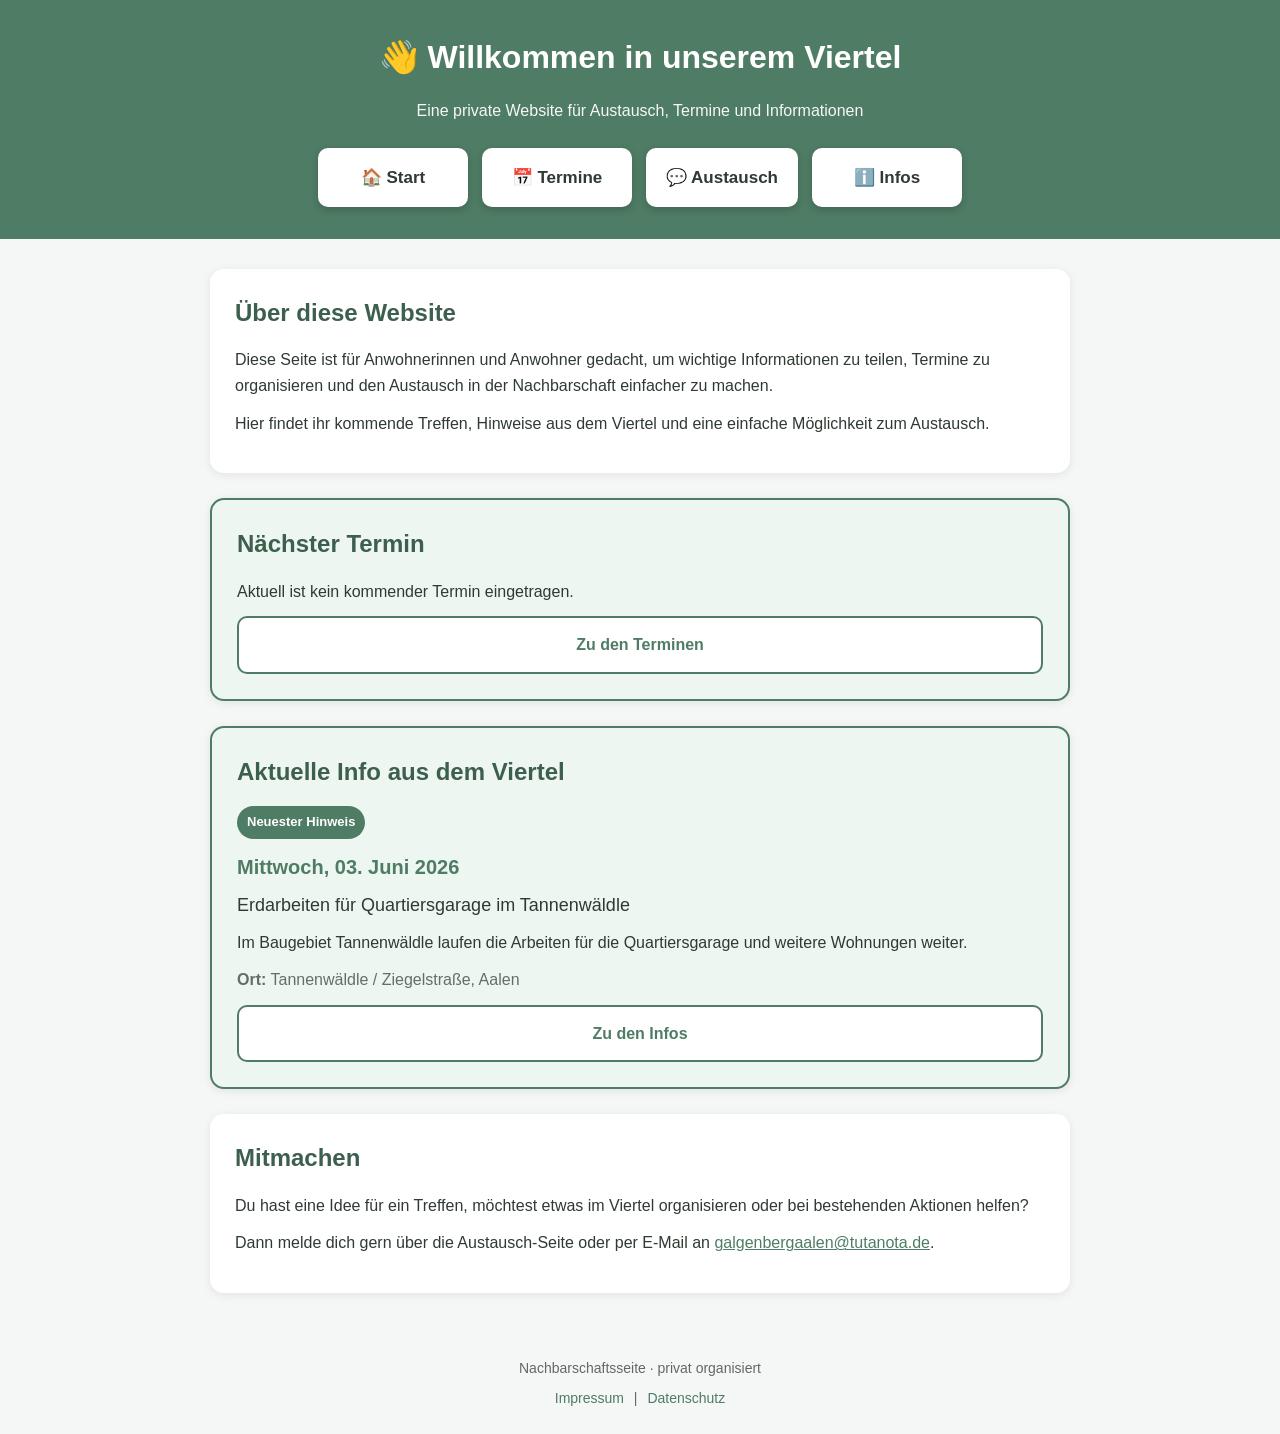
<file: index.html>
<!-- ==========================================
     index.html
     ========================================== -->

<!DOCTYPE html>
<html lang="de">
<head>
  <meta charset="UTF-8">
  <meta name="viewport" content="width=device-width, initial-scale=1.0">
  <meta name="robots" content="noindex, nofollow">
  <title>Nachbarschaft Galgenberg</title>
  <link rel="canonical" href="https://galgenbergaalen.github.io/Nachbarschaft/index.html">
  <link rel="stylesheet" href="styles.css">
</head>
<body>

  <header>
    <h1>👋 Willkommen in unserem Viertel</h1>
    <p>Eine private Website für Austausch, Termine und Informationen</p>

    <nav class="header-nav" aria-label="Hauptnavigation">
      <ul class="header-button-list">
        <li><a href="index.html" class="header-link-button">🏠 Start</a></li>
        <li><a href="events.html" class="header-link-button">📅 Termine</a></li>
        <li><a href="austausch.html" class="header-link-button">💬 Austausch</a></li>
        <li><a href="infos.html" class="header-link-button">ℹ️ Infos</a></li>
      </ul>
    </nav>
  </header>

  <main>

    <article class="box">
      <h2>Über diese Website</h2>
      <p>
        Diese Seite ist für Anwohnerinnen und Anwohner gedacht, um wichtige Informationen zu teilen,
        Termine zu organisieren und den Austausch in der Nachbarschaft einfacher zu machen.
      </p>
      <p>
        Hier findet ihr kommende Treffen, Hinweise aus dem Viertel und eine einfache Möglichkeit zum Austausch.
      </p>
    </article>

    <article class="box highlight-box" id="nextEventBox">
      <h2>Nächster Termin</h2>
      <div id="nextEventContent">
        <p>Wird geladen ...</p>
      </div>
      <a class="link-button" href="events.html">Zu den Terminen</a>
    </article>

    <article class="box highlight-box" id="latestInfoBox">
      <h2>Aktuelle Info aus dem Viertel</h2>
      <div id="latestInfoContent">
        <p>Wird geladen ...</p>
      </div>
      <a class="link-button" href="infos.html">Zu den Infos</a>
    </article>

    <article class="box">
      <h2>Mitmachen</h2>
      <p>
        Du hast eine Idee für ein Treffen, möchtest etwas im Viertel organisieren oder bei bestehenden Aktionen helfen?
      </p>
      <p>
        Dann melde dich gern über die Austausch-Seite oder per E-Mail an
        <span data-contact-email></span>.
      </p>
    </article>

  </main>

  <div id="site-footer"></div>

  <script src="events-data.js"></script>
  <script src="infos-data.js"></script>
  <script src="contact.js"></script>
  <script src="footer-include.js"></script>

  <script>
    function getTodayString() {
      const today = new Date();
      const year = today.getFullYear();
      const month = String(today.getMonth() + 1).padStart(2, "0");
      const day = String(today.getDate()).padStart(2, "0");
      return `${year}-${month}-${day}`;
    }

    function formatDate(dateString) {
      const date = new Date(`${dateString}T00:00:00`);
      return date.toLocaleDateString("de-DE", {
        weekday: "long",
        day: "2-digit",
        month: "long",
        year: "numeric"
      });
    }

    function shouldShowCancelNote(event) {
      return event.isCancelled === true &&
             event.cancelNote &&
             event.cancelNote.trim() !== "" &&
             event.date === getTodayString();
    }

    function getNextEvent() {
      const today = getTodayString();

      return events
        .filter(event => event.date >= today)
        .sort((a, b) => {
          if (a.date === b.date) {
            return a.startTime.localeCompare(b.startTime);
          }

          return a.date.localeCompare(b.date);
        })[0];
    }

    function renderNextEvent() {
      const container = document.getElementById("nextEventContent");
      const nextEvent = getNextEvent();

      if (!nextEvent) {
        container.innerHTML = `
          <p>Aktuell ist kein kommender Termin eingetragen.</p>
        `;
        return;
      }

      const isToday = nextEvent.date === getTodayString();
      const showCancelNote = shouldShowCancelNote(nextEvent);

      let statusText = "Nächster Termin";
      let statusClass = "next-event-status";

      if (isToday) {
        statusText = "Heute";
        statusClass += " status-today";
      }

      if (nextEvent.isCancelled) {
        statusText = isToday ? "Heute mit Hinweis" : "Geänderter Termin";
        statusClass += " status-cancelled";
      }

      container.innerHTML = `
        <p class="${statusClass}">${statusText}</p>

        <div class="${nextEvent.isCancelled ? "cancelled-text" : ""}">
          <p class="next-date">${formatDate(nextEvent.date)} um ${nextEvent.startTime} Uhr</p>
          <p class="next-title">${nextEvent.title}</p>
          <p>${nextEvent.shortText}</p>
          <p class="muted-text"><strong>Treffpunkt:</strong> ${nextEvent.location}</p>
        </div>

        ${showCancelNote ? `
          <div class="weather-note-box">
            ${nextEvent.cancelNote}
          </div>
        ` : ""}
      `;
    }

    function getLatestInfo() {
      return infos
        .slice()
        .sort((a, b) => {
          if (a.date === b.date) {
            return a.title.localeCompare(b.title);
          }

          return b.date.localeCompare(a.date);
        })[0];
    }

    function renderLatestInfo() {
      const container = document.getElementById("latestInfoContent");
      const latestInfo = getLatestInfo();

      if (!latestInfo) {
        container.innerHTML = `
          <p>Aktuell ist keine Info eingetragen.</p>
        `;
        return;
      }

      container.innerHTML = `
        <p class="info-status">Neuester Hinweis</p>
        <p class="info-date">${formatDate(latestInfo.date)}</p>
        <p class="info-title">${latestInfo.title}</p>
        <p>${latestInfo.shortText}</p>
        <p class="muted-text"><strong>Ort:</strong> ${latestInfo.location}</p>
      `;
    }

    renderNextEvent();
    renderLatestInfo();
  </script>

  <script
    data-goatcounter="https://galgenbergaalen.goatcounter.com/count"
    async
    src="//gc.zgo.at/count.js"
  ></script>

</body>
</html>
</file>
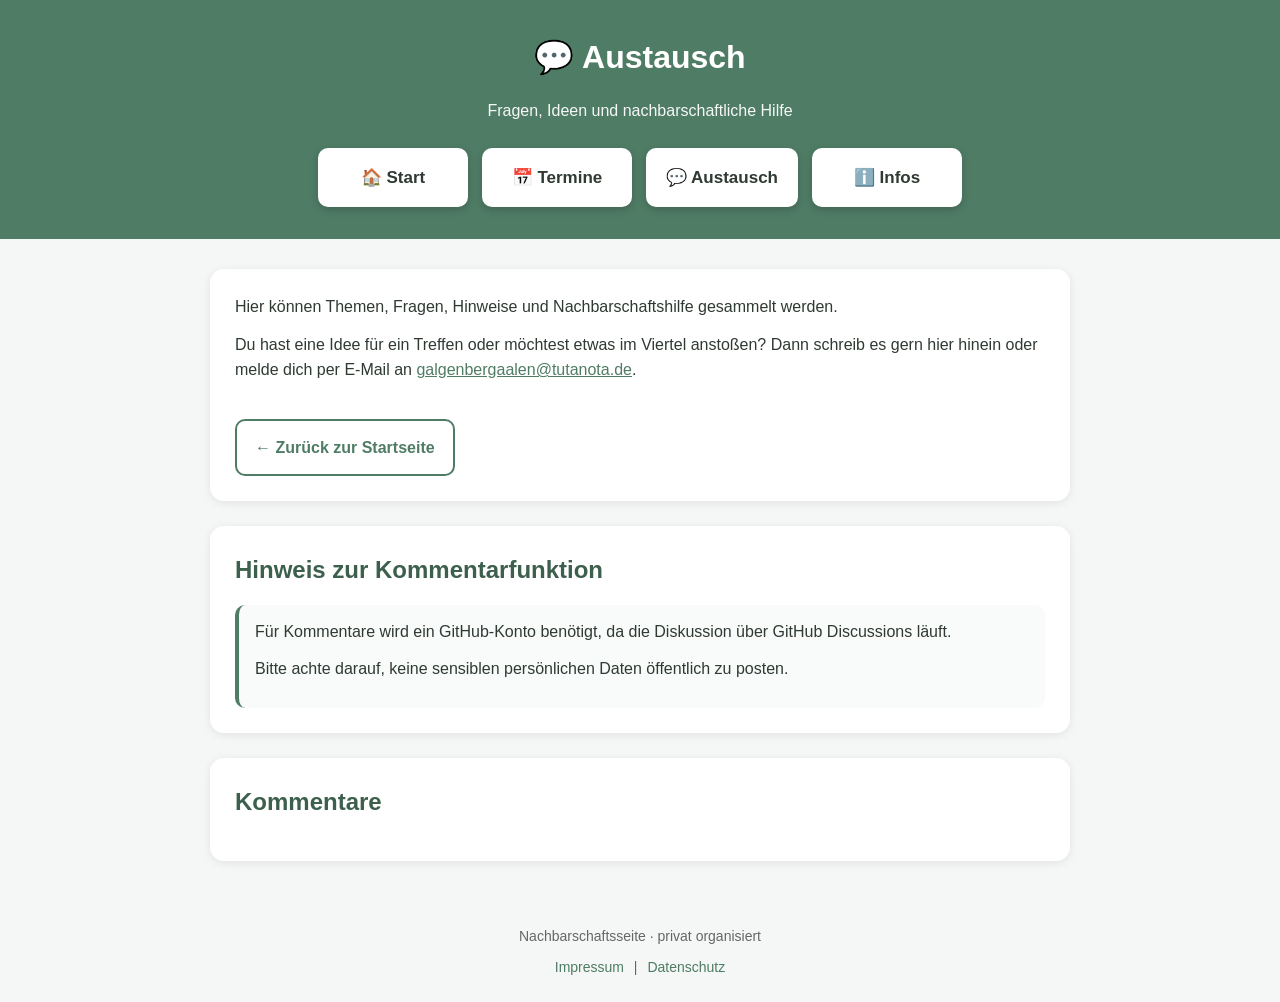
<file: austausch.html>
<!-- ==========================================
     austausch.html
     ========================================== -->

<!DOCTYPE html>
<html lang="de">
<head>
  <meta charset="UTF-8">
  <meta name="viewport" content="width=device-width, initial-scale=1.0">
  <meta name="robots" content="noindex, nofollow">
  <title>Austausch | Nachbarschaft Galgenberg</title>
  <link rel="canonical" href="https://galgenbergaalen.github.io/Nachbarschaft/austausch.html">
  <link rel="stylesheet" href="styles.css">
</head>
<body>

  <header>
    <h1>💬 Austausch</h1>
    <p>Fragen, Ideen und nachbarschaftliche Hilfe</p>

    <nav class="header-nav" aria-label="Hauptnavigation">
      <ul class="header-button-list">
        <li><a href="index.html" class="header-link-button">🏠 Start</a></li>
        <li><a href="events.html" class="header-link-button">📅 Termine</a></li>
        <li><a href="austausch.html" class="header-link-button">💬 Austausch</a></li>
        <li><a href="infos.html" class="header-link-button">ℹ️ Infos</a></li>
      </ul>
    </nav>
  </header>

  <main>
    <div class="box">
      <p>
        Hier können Themen, Fragen, Hinweise und Nachbarschaftshilfe gesammelt werden.
      </p>
      <p>
        Du hast eine Idee für ein Treffen oder möchtest etwas im Viertel anstoßen? Dann schreib es gern hier hinein
        oder melde dich per E-Mail an <span data-contact-email></span>.
      </p>
      <a href="index.html" class="back-link">← Zurück zur Startseite</a>
    </div>

    <div class="box">
      <h2>Hinweis zur Kommentarfunktion</h2>
      <div class="notice">
        <p>
          Für Kommentare wird ein GitHub-Konto benötigt, da die Diskussion über GitHub Discussions läuft.
        </p>
        <p>
          Bitte achte darauf, keine sensiblen persönlichen Daten öffentlich zu posten.
        </p>
      </div>
    </div>

    <div class="box">
      <h2>Kommentare</h2>
      <script src="https://giscus.app/client.js"
              data-repo="GalgenbergAalen/Nachbarschaft"
              data-repo-id="R_kgDOSCFZYw"
              data-category="Announcements"
              data-category-id="DIC_kwDOSCFZY84C6zts"
              data-mapping="pathname"
              data-strict="0"
              data-reactions-enabled="1"
              data-emit-metadata="0"
              data-input-position="bottom"
              data-theme="light"
              data-lang="de"
              crossorigin="anonymous"
              async>
      </script>
    </div>
  </main>

  <div id="site-footer"></div>

  <script src="contact.js"></script>
  <script src="footer-include.js"></script>
  <script
    data-goatcounter="https://galgenbergaalen.goatcounter.com/count"
    async
    src="//gc.zgo.at/count.js"
  ></script>

</body>
</html>
</file>
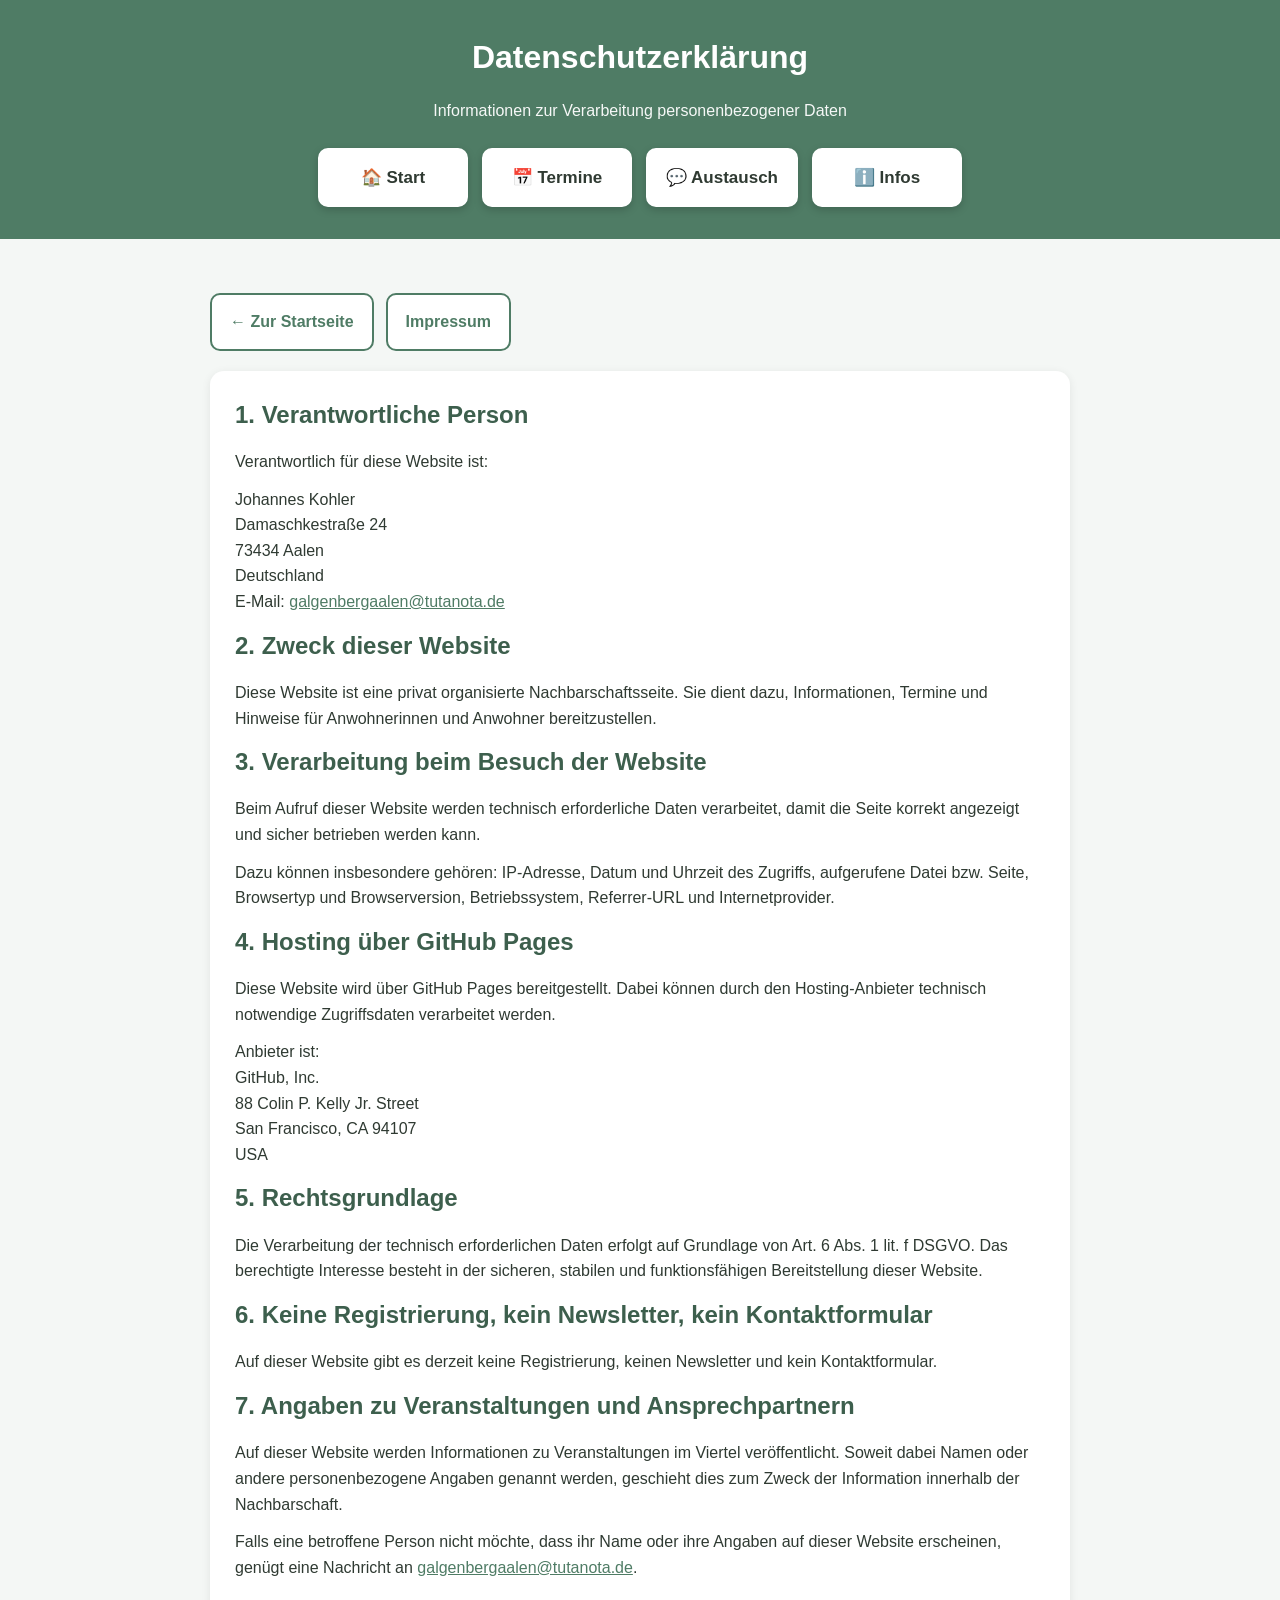
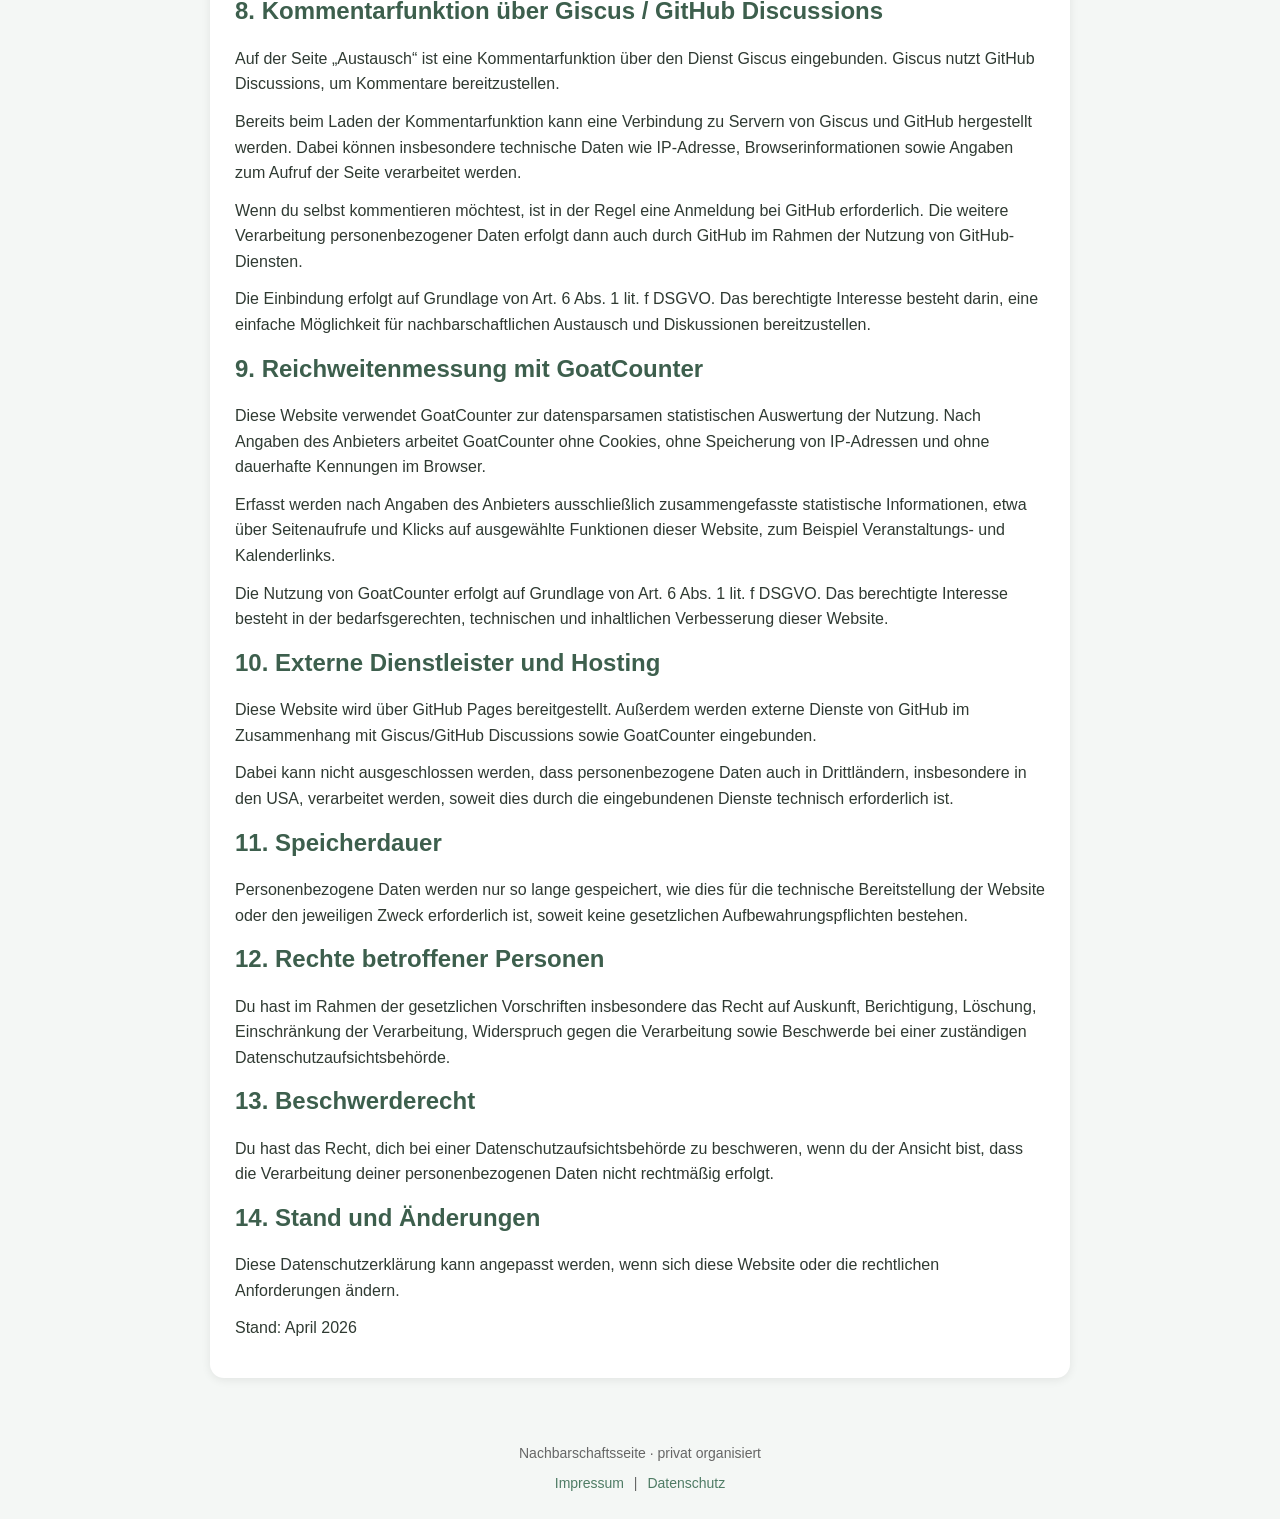
<file: datenschutz.html>
<!-- ==========================================
     datenschutz.html
     ========================================== -->

<!DOCTYPE html>
<html lang="de">
<head>
  <meta charset="UTF-8">
  <meta name="viewport" content="width=device-width, initial-scale=1.0">
  <meta name="robots" content="noindex, nofollow">
  <title>Datenschutzerklärung | Nachbarschaft Galgenberg</title>
  <link rel="canonical" href="https://galgenbergaalen.github.io/Nachbarschaft/datenschutz.html">
  <link rel="stylesheet" href="styles.css">
</head>
<body>

  <header>
    <h1>Datenschutzerklärung</h1>
    <p>Informationen zur Verarbeitung personenbezogener Daten</p>

    <nav class="header-nav" aria-label="Hauptnavigation">
      <ul class="header-button-list">
        <li><a href="index.html" class="header-link-button">🏠 Start</a></li>
        <li><a href="events.html" class="header-link-button">📅 Termine</a></li>
        <li><a href="austausch.html" class="header-link-button">💬 Austausch</a></li>
        <li><a href="infos.html" class="header-link-button">ℹ️ Infos</a></li>
      </ul>
    </nav>
  </header>

  <main>
    <div class="sub-nav">
      <a href="index.html" class="back-link">← Zur Startseite</a>
      <a href="impressum.html" class="back-link">Impressum</a>
    </div>

    <div class="box">
      <h2>1. Verantwortliche Person</h2>
      <p>
        Verantwortlich für diese Website ist:
      </p>
      <p>
        Johannes Kohler<br>
        Damaschkestraße 24<br>
        73434 Aalen<br>
        Deutschland<br>
        E-Mail: <span data-contact-email></span>
      </p>

      <h2>2. Zweck dieser Website</h2>
      <p>
        Diese Website ist eine privat organisierte Nachbarschaftsseite. Sie dient dazu,
        Informationen, Termine und Hinweise für Anwohnerinnen und Anwohner bereitzustellen.
      </p>

      <h2>3. Verarbeitung beim Besuch der Website</h2>
      <p>
        Beim Aufruf dieser Website werden technisch erforderliche Daten verarbeitet, damit
        die Seite korrekt angezeigt und sicher betrieben werden kann.
      </p>
      <p>
        Dazu können insbesondere gehören: IP-Adresse, Datum und Uhrzeit des Zugriffs,
        aufgerufene Datei bzw. Seite, Browsertyp und Browserversion, Betriebssystem,
        Referrer-URL und Internetprovider.
      </p>

      <h2>4. Hosting über GitHub Pages</h2>
      <p>
        Diese Website wird über GitHub Pages bereitgestellt. Dabei können durch den
        Hosting-Anbieter technisch notwendige Zugriffsdaten verarbeitet werden.
      </p>
      <p>
        Anbieter ist:<br>
        GitHub, Inc.<br>
        88 Colin P. Kelly Jr. Street<br>
        San Francisco, CA 94107<br>
        USA
      </p>

      <h2>5. Rechtsgrundlage</h2>
      <p>
        Die Verarbeitung der technisch erforderlichen Daten erfolgt auf Grundlage von
        Art. 6 Abs. 1 lit. f DSGVO. Das berechtigte Interesse besteht in der sicheren,
        stabilen und funktionsfähigen Bereitstellung dieser Website.
      </p>

      <h2>6. Keine Registrierung, kein Newsletter, kein Kontaktformular</h2>
      <p>
        Auf dieser Website gibt es derzeit keine Registrierung, keinen Newsletter
        und kein Kontaktformular.
      </p>

      <h2>7. Angaben zu Veranstaltungen und Ansprechpartnern</h2>
      <p>
        Auf dieser Website werden Informationen zu Veranstaltungen im Viertel veröffentlicht.
        Soweit dabei Namen oder andere personenbezogene Angaben genannt werden, geschieht dies
        zum Zweck der Information innerhalb der Nachbarschaft.
      </p>
      <p>
        Falls eine betroffene Person nicht möchte, dass ihr Name oder ihre Angaben auf dieser
        Website erscheinen, genügt eine Nachricht an <span data-contact-email></span>.
      </p>

      <h2>8. Kommentarfunktion über Giscus / GitHub Discussions</h2>
      <p>
        Auf der Seite „Austausch“ ist eine Kommentarfunktion über den Dienst Giscus eingebunden.
        Giscus nutzt GitHub Discussions, um Kommentare bereitzustellen.
      </p>
      <p>
        Bereits beim Laden der Kommentarfunktion kann eine Verbindung zu Servern von Giscus und GitHub
        hergestellt werden. Dabei können insbesondere technische Daten wie IP-Adresse, Browserinformationen
        sowie Angaben zum Aufruf der Seite verarbeitet werden.
      </p>
      <p>
        Wenn du selbst kommentieren möchtest, ist in der Regel eine Anmeldung bei GitHub erforderlich.
        Die weitere Verarbeitung personenbezogener Daten erfolgt dann auch durch GitHub im Rahmen der
        Nutzung von GitHub-Diensten.
      </p>
      <p>
        Die Einbindung erfolgt auf Grundlage von Art. 6 Abs. 1 lit. f DSGVO. Das berechtigte Interesse
        besteht darin, eine einfache Möglichkeit für nachbarschaftlichen Austausch und Diskussionen
        bereitzustellen.
      </p>

      <h2>9. Reichweitenmessung mit GoatCounter</h2>
      <p>
        Diese Website verwendet GoatCounter zur datensparsamen statistischen Auswertung der Nutzung.
        Nach Angaben des Anbieters arbeitet GoatCounter ohne Cookies, ohne Speicherung von IP-Adressen
        und ohne dauerhafte Kennungen im Browser.
      </p>
      <p>
        Erfasst werden nach Angaben des Anbieters ausschließlich zusammengefasste statistische Informationen,
        etwa über Seitenaufrufe und Klicks auf ausgewählte Funktionen dieser Website, zum Beispiel
        Veranstaltungs- und Kalenderlinks.
      </p>
      <p>
        Die Nutzung von GoatCounter erfolgt auf Grundlage von Art. 6 Abs. 1 lit. f DSGVO. Das berechtigte
        Interesse besteht in der bedarfsgerechten, technischen und inhaltlichen Verbesserung dieser Website.
      </p>

      <h2>10. Externe Dienstleister und Hosting</h2>
      <p>
        Diese Website wird über GitHub Pages bereitgestellt. Außerdem werden externe Dienste von GitHub
        im Zusammenhang mit Giscus/GitHub Discussions sowie GoatCounter eingebunden.
      </p>
      <p>
        Dabei kann nicht ausgeschlossen werden, dass personenbezogene Daten auch in Drittländern,
        insbesondere in den USA, verarbeitet werden, soweit dies durch die eingebundenen Dienste
        technisch erforderlich ist.
      </p>

      <h2>11. Speicherdauer</h2>
      <p>
        Personenbezogene Daten werden nur so lange gespeichert, wie dies für die technische
        Bereitstellung der Website oder den jeweiligen Zweck erforderlich ist, soweit keine
        gesetzlichen Aufbewahrungspflichten bestehen.
      </p>

      <h2>12. Rechte betroffener Personen</h2>
      <p>
        Du hast im Rahmen der gesetzlichen Vorschriften insbesondere das Recht auf Auskunft,
        Berichtigung, Löschung, Einschränkung der Verarbeitung, Widerspruch gegen die Verarbeitung
        sowie Beschwerde bei einer zuständigen Datenschutzaufsichtsbehörde.
      </p>

      <h2>13. Beschwerderecht</h2>
      <p>
        Du hast das Recht, dich bei einer Datenschutzaufsichtsbehörde zu beschweren, wenn du
        der Ansicht bist, dass die Verarbeitung deiner personenbezogenen Daten nicht rechtmäßig erfolgt.
      </p>

      <h2>14. Stand und Änderungen</h2>
      <p>
        Diese Datenschutzerklärung kann angepasst werden, wenn sich diese Website oder die
        rechtlichen Anforderungen ändern.
      </p>
      <p>
        Stand: April 2026
      </p>
    </div>
  </main>

  <div id="site-footer"></div>

  <script src="contact.js"></script>
  <script src="footer-include.js"></script>
  <script
    data-goatcounter="https://galgenbergaalen.goatcounter.com/count"
    async
    src="//gc.zgo.at/count.js"
  ></script>
</body>
</html>
</file>
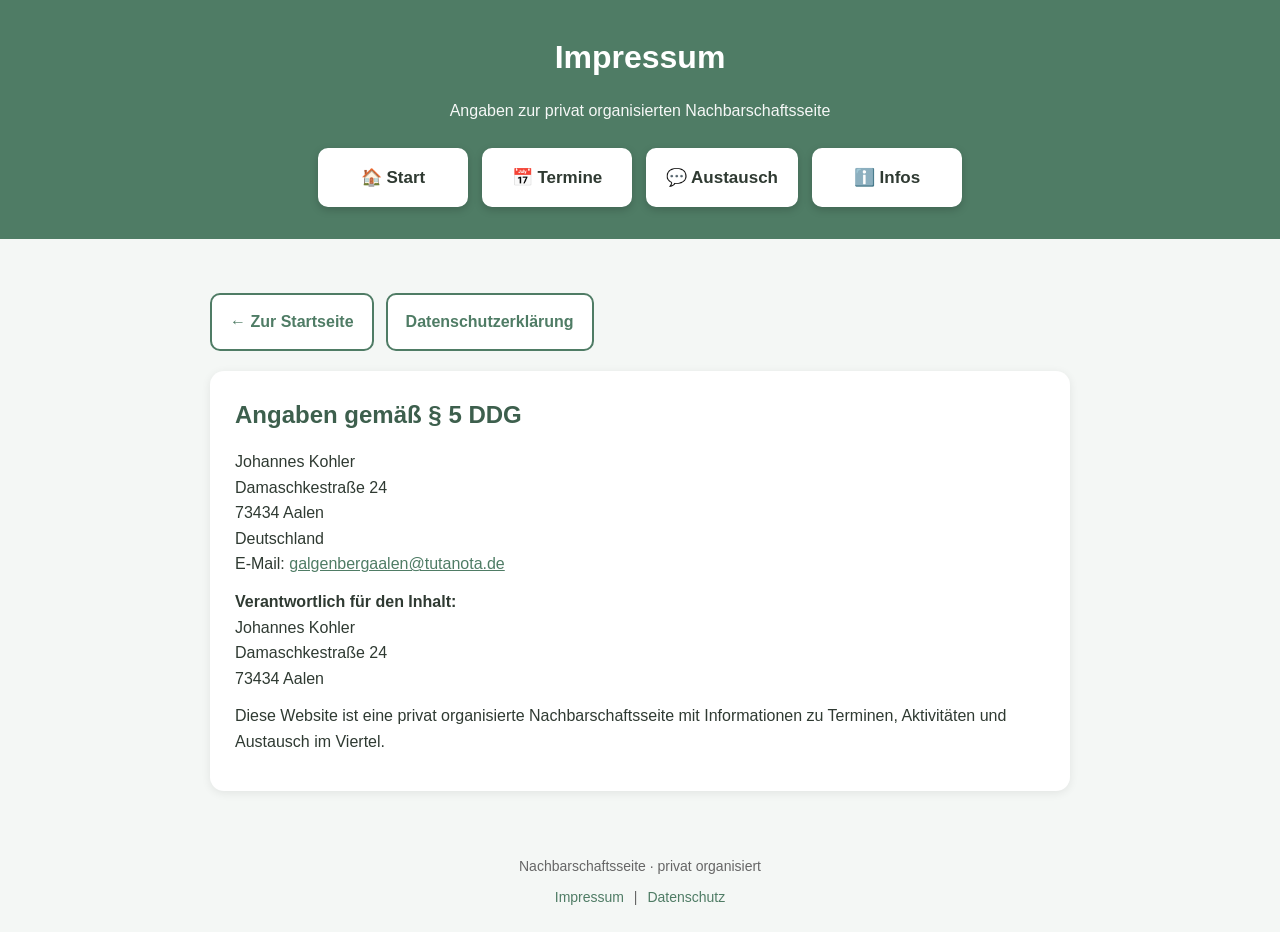
<file: impressum.html>
<!-- ==========================================
     impressum.html
     ========================================== -->

<!DOCTYPE html>
<html lang="de">
<head>
  <meta charset="UTF-8">
  <meta name="viewport" content="width=device-width, initial-scale=1.0">
  <meta name="robots" content="noindex, nofollow">
  <title>Impressum | Nachbarschaft Galgenberg</title>
  <link rel="canonical" href="https://galgenbergaalen.github.io/Nachbarschaft/impressum.html">
  <link rel="stylesheet" href="styles.css">
</head>
<body>

  <header>
    <h1>Impressum</h1>
    <p>Angaben zur privat organisierten Nachbarschaftsseite</p>

    <nav class="header-nav" aria-label="Hauptnavigation">
      <ul class="header-button-list">
        <li><a href="index.html" class="header-link-button">🏠 Start</a></li>
        <li><a href="events.html" class="header-link-button">📅 Termine</a></li>
        <li><a href="austausch.html" class="header-link-button">💬 Austausch</a></li>
        <li><a href="infos.html" class="header-link-button">ℹ️ Infos</a></li>
      </ul>
    </nav>
  </header>

  <main>
    <div class="sub-nav">
      <a href="index.html" class="back-link">← Zur Startseite</a>
      <a href="datenschutz.html" class="back-link">Datenschutzerklärung</a>
    </div>

    <div class="box">
      <h2>Angaben gemäß § 5 DDG</h2>

      <p>
        Johannes Kohler<br>
        Damaschkestraße 24<br>
        73434 Aalen<br>
        Deutschland<br>
        E-Mail: <span data-contact-email></span>
      </p>

      <p>
        <strong>Verantwortlich für den Inhalt:</strong><br>
        Johannes Kohler<br>
        Damaschkestraße 24<br>
        73434 Aalen
      </p>

      <p>
        Diese Website ist eine privat organisierte Nachbarschaftsseite mit Informationen zu
        Terminen, Aktivitäten und Austausch im Viertel.
      </p>
    </div>
  </main>

  <div id="site-footer"></div>

  <script src="contact.js"></script>
  <script src="footer-include.js"></script>
  <script
    data-goatcounter="https://galgenbergaalen.goatcounter.com/count"
    async
    src="//gc.zgo.at/count.js"
  ></script>
</body>
</html>
</file>
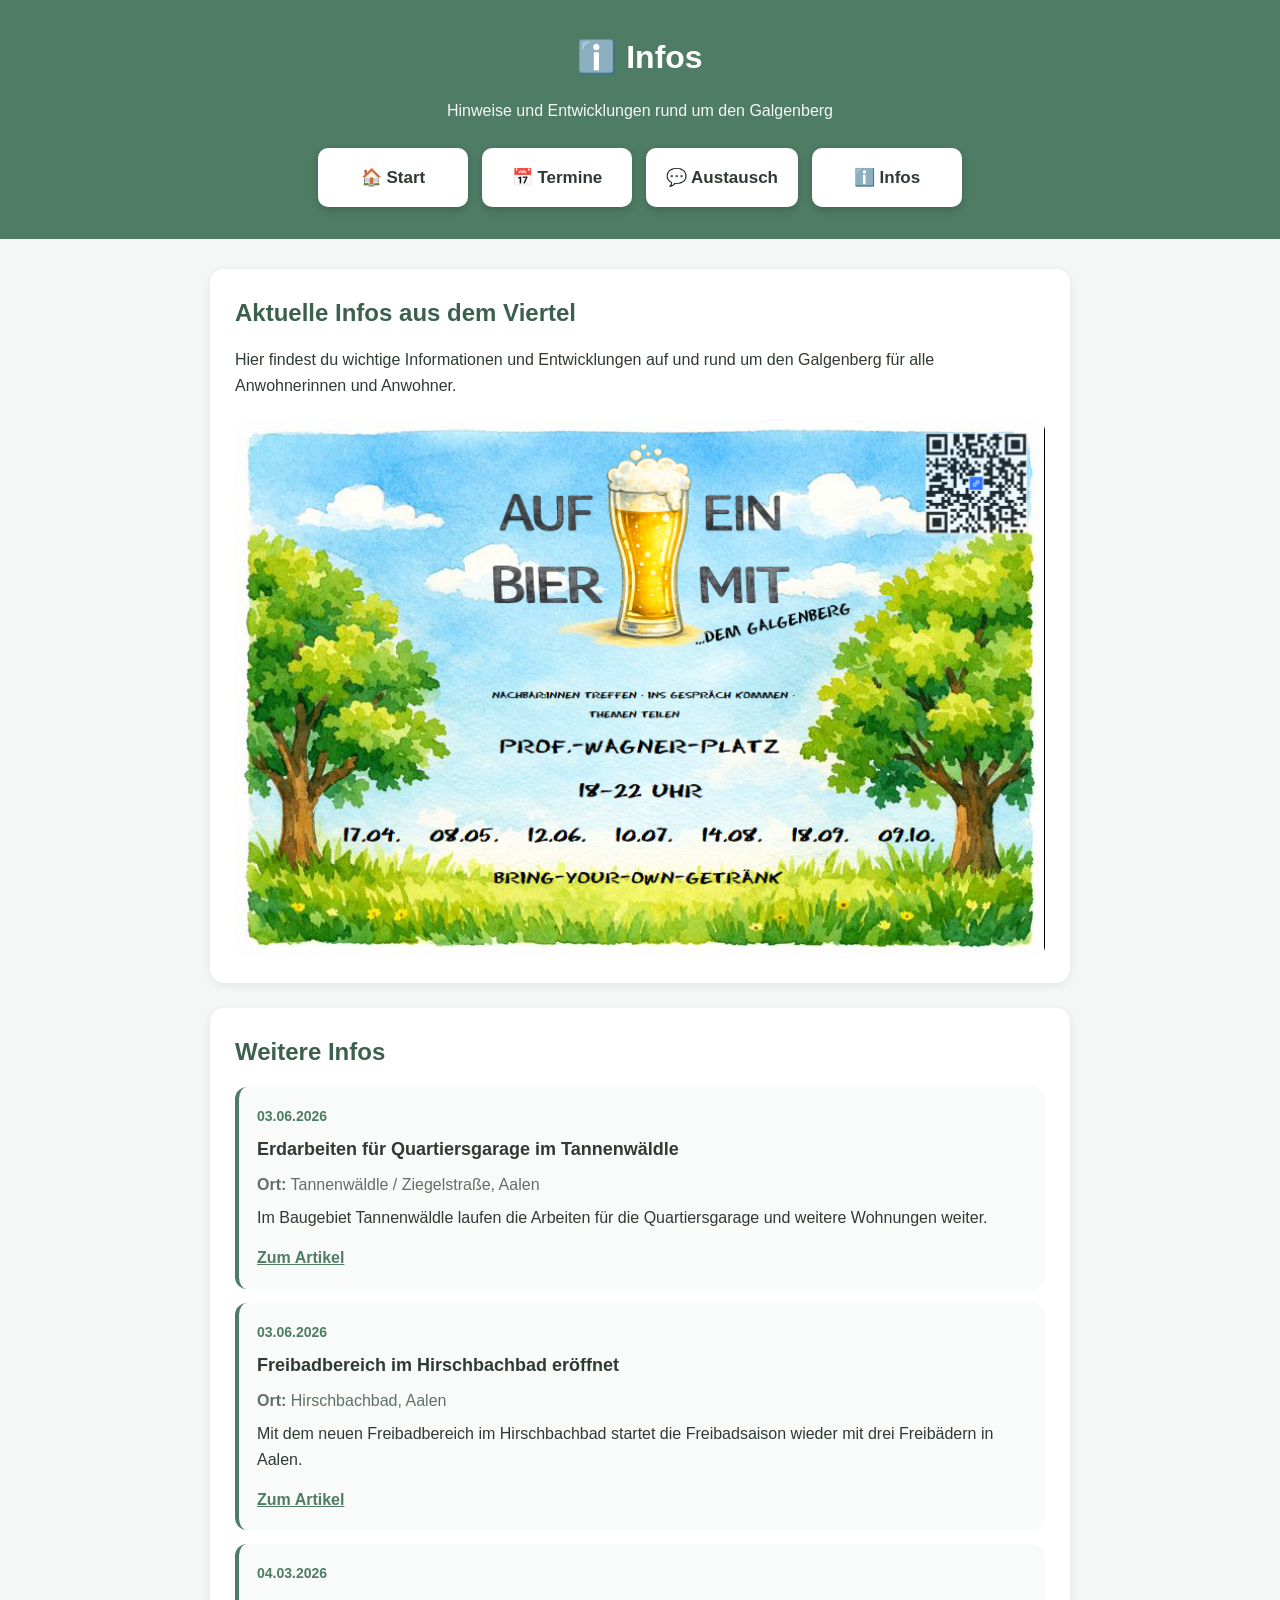
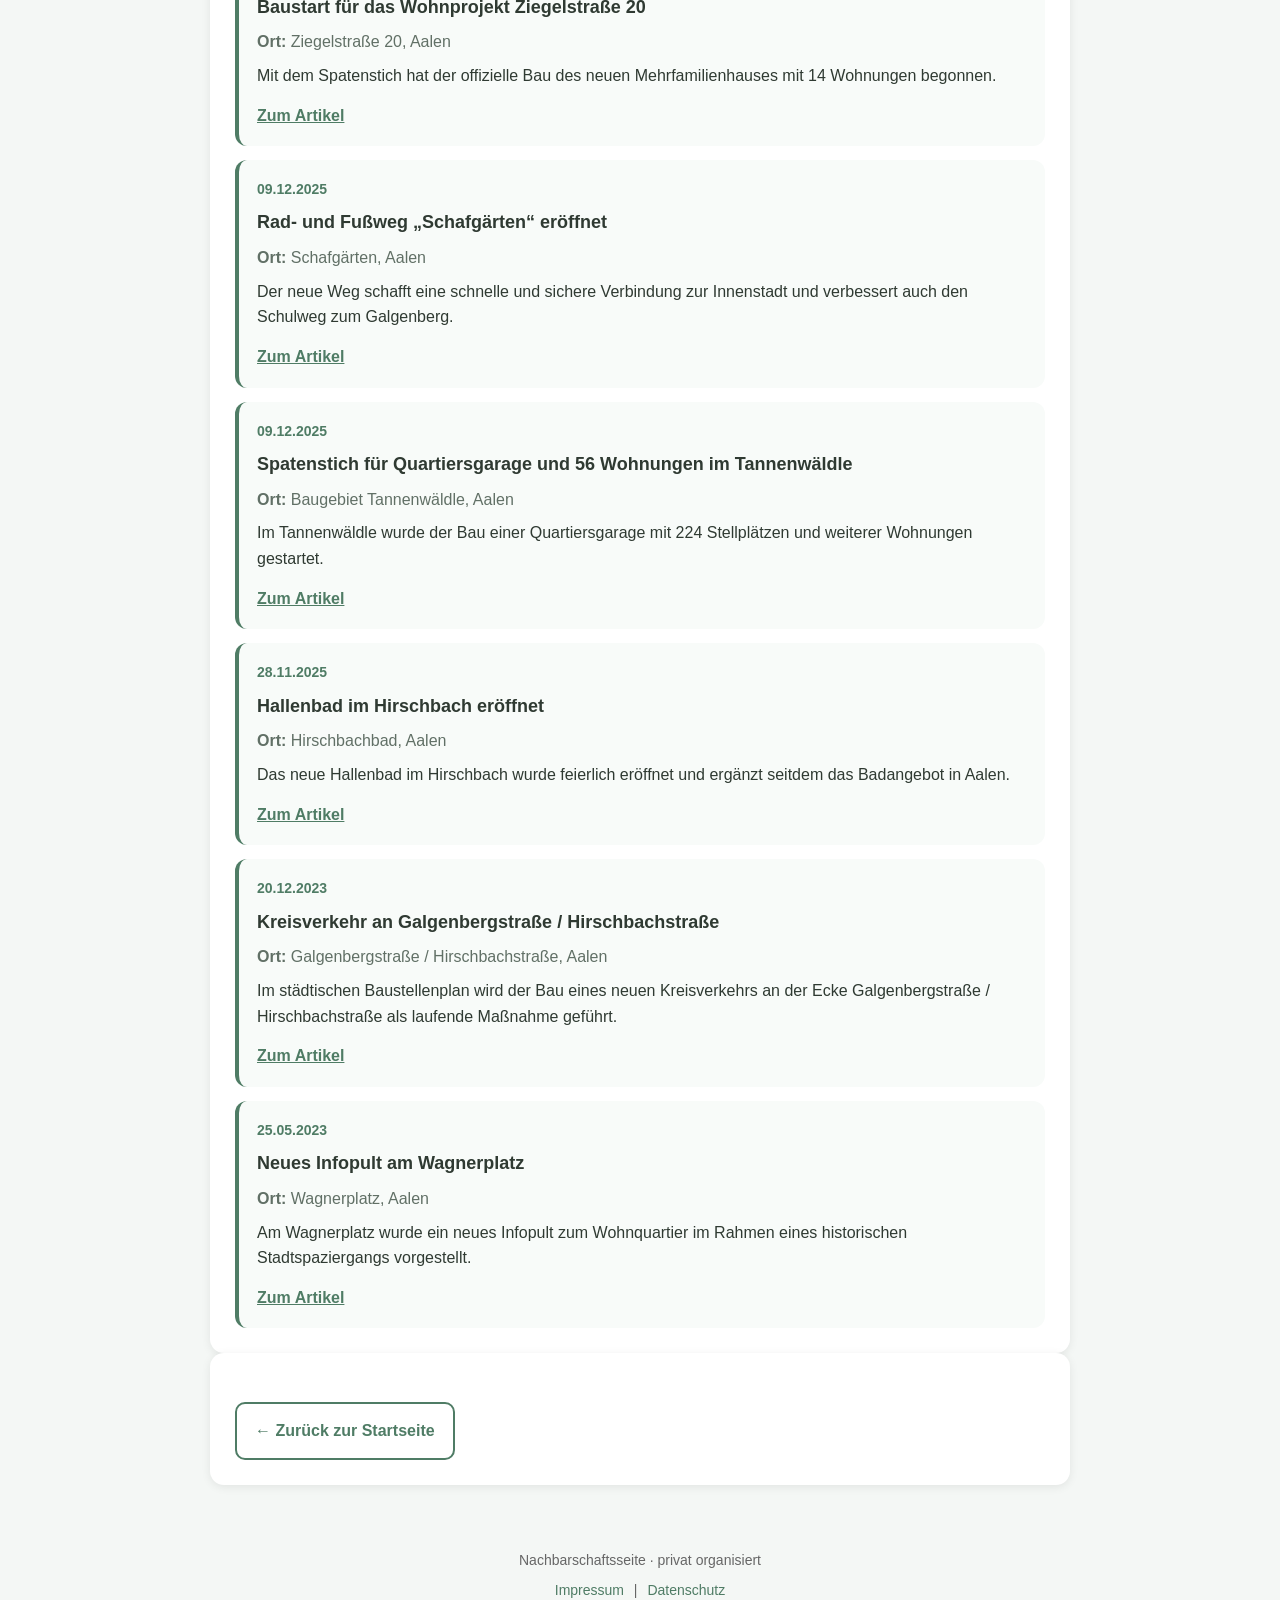
<file: infos.html>
<!-- ==========================================
     infos.html
     ========================================== -->

<!DOCTYPE html>
<html lang="de">
<head>
  <meta charset="UTF-8">
  <meta name="viewport" content="width=device-width, initial-scale=1.0">
  <meta name="robots" content="noindex, nofollow">
  <title>Infos | Nachbarschaft Galgenberg</title>
  <link rel="canonical" href="https://galgenbergaalen.github.io/Nachbarschaft/infos.html">
  <link rel="stylesheet" href="styles.css">
</head>
<body>

  <header>
    <h1>ℹ️ Infos</h1>
    <p>Hinweise und Entwicklungen rund um den Galgenberg</p>

    <nav class="header-nav" aria-label="Hauptnavigation">
      <ul class="header-button-list">
        <li><a href="index.html" class="header-link-button">🏠 Start</a></li>
        <li><a href="events.html" class="header-link-button">📅 Termine</a></li>
        <li><a href="austausch.html" class="header-link-button">💬 Austausch</a></li>
        <li><a href="infos.html" class="header-link-button">ℹ️ Infos</a></li>
      </ul>
    </nav>
  </header>

  <main>
    <div class="box">
      <h2>Aktuelle Infos aus dem Viertel</h2>
      <p>
        Hier findest du wichtige Informationen und Entwicklungen auf und rund um den Galgenberg
        für alle Anwohnerinnen und Anwohner.
      </p>

      <img src="event2.png" alt="Plakat oder Hinweis zur Veranstaltung" class="content-image">
    </div>

    <div id="infoGroups"></div>

    <div class="box">
      <a href="index.html" class="back-link">← Zurück zur Startseite</a>
    </div>
  </main>

  <div id="site-footer"></div>

  <script src="infos-data.js"></script>
  <script src="contact.js"></script>
  <script src="footer-include.js"></script>

  <script>
    function formatDate(dateString) {
      const date = new Date(`${dateString}T00:00:00`);
      return date.toLocaleDateString("de-DE", {
        day: "2-digit",
        month: "2-digit",
        year: "numeric"
      });
    }

    function renderInfos() {
      const container = document.getElementById("infoGroups");

      if (typeof infos === "undefined" || infos.length === 0) {
        container.innerHTML = `
          <div class="box">
            <h2>Aktuell keine Einträge</h2>
            <p>Zurzeit sind noch keine weiteren Infos hinterlegt.</p>
          </div>
        `;
        return;
      }

      const sortedInfos = infos
        .slice()
        .sort((a, b) => {
          if (a.date === b.date) {
            return a.title.localeCompare(b.title);
          }

          return b.date.localeCompare(a.date);
        });

      const itemsHtml = sortedInfos.map((info) => `
        <li class="info-item">
          <p class="info-item-date">${formatDate(info.date)}</p>
          <h3>${info.title}</h3>
          <p class="info-item-meta"><strong>Ort:</strong> ${info.location}</p>
          <p>${info.shortText}</p>
          <a
            class="info-item-link"
            href="${info.link}"
            target="_blank"
            rel="noopener noreferrer"
          >
            Zum Artikel
          </a>
        </li>
      `).join("");

      container.innerHTML = `
        <div class="box">
          <h2>Weitere Infos</h2>
          <ul class="info-list">
            ${itemsHtml}
          </ul>
        </div>
      `;
    }

    renderInfos();
  </script>

  <script
    data-goatcounter="https://galgenbergaalen.goatcounter.com/count"
    async
    src="//gc.zgo.at/count.js"
  ></script>
</body>
</html>
</file>
<file: styles.css>
/* ==========================================
   styles.css
   ========================================== */

* {
  margin: 0;
  padding: 0;
  box-sizing: border-box;
}

body {
  font-family: Arial, sans-serif;
  background-color: #f4f7f5;
  color: #2f3a32;
  line-height: 1.6;
}

header {
  background-color: #4f7c65;
  color: white;
  text-align: center;
  padding: 32px 20px;
}

header p {
  margin-top: 8px;
  margin-bottom: 0;
  opacity: 0.95;
}

/* ==========================================
   Header-Navigation
   ========================================== */

.header-nav {
  margin-top: 24px;
}

.header-button-list {
  list-style: none;
  display: flex;
  justify-content: center;
  gap: 14px;
  padding: 0;
  margin: 0;
  flex-wrap: wrap;
}

.header-button-list li {
  margin: 0;
}

.header-link-button {
  display: inline-flex;
  align-items: center;
  justify-content: center;
  min-width: 150px;
  background-color: #ffffff;
  color: #2f3a32;
  text-decoration: none;
  padding: 14px 18px;
  border: 2px solid #ffffff;
  border-radius: 10px;
  font-size: 17px;
  font-weight: bold;
  box-shadow: 0 3px 8px rgba(0, 0, 0, 0.18);
  transition: background-color 0.2s ease, color 0.2s ease, transform 0.2s ease;
}

.header-link-button:hover {
  background-color: #f4f7f5;
  color: #2f3a32;
  text-decoration: none;
  transform: translateY(-2px);
}

main {
  max-width: 900px;
  margin: 30px auto;
  padding: 0 20px;
}

footer,
.site-footer {
  text-align: center;
  padding: 24px 20px;
  color: #666;
  font-size: 14px;
  margin-top: 40px;
}

footer p,
.site-footer p {
  margin-bottom: 8px;
}

footer p:last-child,
.site-footer p:last-child {
  margin-bottom: 0;
}

footer a,
.site-footer a {
  color: #4f7c65;
  text-decoration: none;
  margin: 0 6px;
}

footer a:hover,
.site-footer a:hover {
  text-decoration: underline;
}

h1,
h2,
h3 {
  margin-bottom: 15px;
}

h2 {
  color: #3d5f4d;
}

p {
  margin-bottom: 12px;
}

a {
  color: #4f7c65;
}

a:hover {
  text-decoration: underline;
}

/* ==========================================
   Allgemeine Boxen / Karten
   ========================================== */

.box {
  background: white;
  padding: 25px;
  border-radius: 14px;
  box-shadow: 0 2px 10px rgba(0, 0, 0, 0.08);
  margin-bottom: 25px;
}

.box:last-child {
  margin-bottom: 0;
}

.highlight-box {
  background: #eef6f1;
  border: 2px solid #4f7c65;
}

.content-image {
  display: block;
  width: 100%;
  border-radius: 12px;
  margin-top: 20px;
}

/* ==========================================
   Button-Links
   ========================================== */

.link-button,
.back-link,
.calendar-link {
  display: inline-block;
  background-color: white;
  color: #4f7c65;
  text-decoration: none;
  padding: 14px 18px;
  border: 2px solid #4f7c65;
  border-radius: 10px;
  font-weight: bold;
  transition: background-color 0.2s ease, color 0.2s ease, transform 0.2s ease;
}

.link-button:hover,
.back-link:hover,
.calendar-link:hover {
  background-color: #4f7c65;
  color: white;
  text-decoration: none;
  transform: translateY(-2px);
}

.link-button {
  display: block;
  width: 100%;
  text-align: center;
}

.back-link {
  margin-top: 24px;
}

.calendar-link {
  margin-top: 0;
  text-align: center;
  display: inline-flex;
  align-items: center;
  justify-content: center;
  gap: 8px;
}

.calendar-icon {
  font-size: 16px;
  line-height: 1;
}

.all-ics-link {
  width: 100%;
}

.sub-nav {
  margin-bottom: 20px;
  display: flex;
  gap: 12px;
  flex-wrap: wrap;
}

/* ==========================================
   Listen / Navigation
   ========================================== */

.button-list {
  list-style: none;
  padding: 0;
  margin: 0;
}

.button-list li {
  margin-bottom: 12px;
}

.button-list li:last-child {
  margin-bottom: 0;
}

/* ==========================================
   Startseite
   ========================================== */

.next-event-status,
.info-status {
  display: inline-block;
  background: #757575;
  color: white;
  border-radius: 999px;
  padding: 6px 10px;
  font-size: 13px;
  font-weight: bold;
  margin-bottom: 12px;
}

.next-date,
.info-date {
  font-size: 20px;
  font-weight: bold;
  color: #4f7c65;
  margin-bottom: 8px;
}

.next-title,
.info-title {
  font-size: 18px;
  margin-bottom: 10px;
}

.status-cancelled {
  background: #757575;
}

.status-today {
  background: #d32f2f;
}

.cancelled-text {
  text-decoration: line-through;
  opacity: 0.7;
}

.muted-text {
  color: #617066;
}

.cta-box p:last-child {
  margin-bottom: 0;
}

.weather-note-box {
  margin: 16px 0 20px;
  padding: 14px 16px;
  background-color: #fff7ef;
  border: 2px solid #f28c28;
  border-radius: 12px;
  color: #b85c00;
  font-weight: bold;
  line-height: 1.5;
  text-decoration: none;
  opacity: 1;
}

.info-status {
  background: #4f7c65;
}

.info-teaser-link {
  display: block;
  color: inherit;
  text-decoration: none;
  border-radius: 12px;
  padding: 6px 0 2px;
  transition: transform 0.2s ease;
}

.info-teaser-link:hover {
  text-decoration: none;
  transform: translateY(-2px);
}

.info-teaser-link p:last-child {
  margin-bottom: 0;
}

.info-category {
  display: inline-block;
  font-size: 13px;
  font-weight: bold;
  color: #4f7c65;
  background: #eef6f1;
  border-radius: 999px;
  padding: 6px 10px;
  margin-bottom: 12px;
}

/* ==========================================
   Events
   ========================================== */

.events-controls {
  margin-bottom: 20px;
}

.filter-bar {
  display: flex;
  gap: 10px;
  margin-bottom: 14px;
  flex-wrap: wrap;
}

.filter-button {
  border: none;
  padding: 10px 14px;
  border-radius: 8px;
  cursor: pointer;
  background: #e7efe9;
  color: #2f3a32;
  font-size: 14px;
  transition: background 0.2s ease, color 0.2s ease;
}

.filter-button:hover {
  background: #dbe8de;
}

.filter-button.active {
  background: #4f7c65;
  color: white;
}

#eventList {
  list-style: none;
  padding: 0;
  margin: 0;
}

.event-item {
  margin-bottom: 12px;
}

.event-link {
  display: block;
  width: 100%;
  text-align: left;
  padding: 16px;
  border-radius: 12px;
  background: #fff;
  cursor: pointer;
  box-shadow: 0 2px 6px rgba(0, 0, 0, 0.08);
  transition: transform 0.2s ease, background 0.2s ease, box-shadow 0.2s ease;
  position: relative;
  border: none;
  font-size: 16px;
  color: #2f3a32;
}

.event-link:hover {
  background: #edf4ef;
  transform: translateY(-2px);
  box-shadow: 0 6px 16px rgba(0, 0, 0, 0.10);
}

.event-link.active {
  border: 2px solid #4f7c65;
}

.event-link-content {
  display: block;
}

.next-event {
  border: 2px solid #ff9800;
  background: #fff8e6;
}

.next-event::before {
  content: "Nächster Termin";
  position: absolute;
  top: -10px;
  left: 10px;
  background: #ff9800;
  color: white;
  padding: 3px 8px;
  font-size: 12px;
  border-radius: 6px;
}

.today-event {
  border: 2px solid #d32f2f;
  background: #fdecec;
}

.today-event::before {
  content: "Heute";
  position: absolute;
  top: -10px;
  left: 10px;
  background: #d32f2f;
  color: white;
  padding: 3px 8px;
  font-size: 12px;
  border-radius: 6px;
  font-weight: bold;
}

.cancelled-event {
  border: 2px solid #757575;
  background: #f4f4f4;
  opacity: 0.95;
}

.cancelled-event .event-link-content {
  text-decoration: line-through;
  opacity: 0.7;
}

.event-list-note {
  display: block;
  margin-top: 12px;
  padding: 12px 14px;
  background-color: #fff7ef;
  border: 2px solid #f28c28;
  border-radius: 12px;
  color: #b85c00;
  font-weight: bold;
  line-height: 1.5;
  text-decoration: none;
  opacity: 1;
}

.past-event {
  opacity: 0.75;
}

.hidden {
  display: none;
}

.event-details {
  margin-top: 30px;
  padding-top: 10px;
}

#selectedEvent {
  display: none;
  color: #4f7c65;
  margin-bottom: 15px;
}

#eventImage {
  display: none;
  width: 100%;
  max-height: 420px;
  object-fit: contain;
  border-radius: 12px;
  opacity: 0;
  transform: translateY(15px);
  transition: opacity 0.5s ease, transform 0.5s ease;
  margin-bottom: 16px;
}

#eventImage.visible {
  opacity: 1;
  transform: translateY(0);
}

.event-meta {
  display: none;
  background: #f8fbf9;
  border-radius: 12px;
  padding: 18px;
  margin-top: 10px;
}

.event-meta p:last-child {
  margin-bottom: 0;
}

.status-badge {
  display: inline-block;
  background: #4f7c65;
  color: white;
  border-radius: 999px;
  padding: 6px 10px;
  font-size: 13px;
  font-weight: bold;
  margin-bottom: 12px;
}

.calendar-buttons {
  display: flex;
  gap: 12px;
  flex-wrap: wrap;
  margin-top: 18px;
}

.all-events-download {
  margin-top: 24px;
}

#noResults {
  display: none;
  margin-top: 10px;
  color: #6b756d;
}

/* ==========================================
   Infos
   ========================================== */

.info-list {
  list-style: none;
  padding: 0;
  margin: 0;
}

.info-item {
  background: #f8fbf9;
  border-radius: 12px;
  padding: 18px;
  margin-bottom: 14px;
  border-left: 4px solid #4f7c65;
}

.info-item:last-child {
  margin-bottom: 0;
}

.info-item h3 {
  margin-bottom: 8px;
  font-size: 18px;
}

.info-item-date {
  font-size: 14px;
  font-weight: bold;
  color: #4f7c65;
  margin-bottom: 8px;
}

.info-item-meta {
  color: #617066;
  margin-bottom: 8px;
}

.info-item p:last-of-type {
  margin-bottom: 0;
}

.info-item-link {
  display: inline-block;
  margin-top: 14px;
  font-weight: bold;
}

/* ==========================================
   Austausch
   ========================================== */

.notice {
  background: #f8fbf9;
  border-left: 4px solid #4f7c65;
  padding: 14px 16px;
  border-radius: 10px;
}

/* ==========================================
   Fokus
   ========================================== */

.link-button:focus,
.back-link:focus,
.calendar-link:focus,
.filter-button:focus,
.event-link:focus,
.header-link-button:focus,
footer a:focus,
.site-footer a:focus,
.info-teaser-link:focus,
.info-item-link:focus {
  outline: 3px solid #ff9800;
  outline-offset: 2px;
}

/* ==========================================
   Responsive
   ========================================== */

@media (max-width: 700px) {
  header {
    padding: 24px 16px;
  }

  .header-button-list {
    flex-direction: column;
    align-items: stretch;
  }

  .header-link-button {
    width: 100%;
  }

  main {
    margin: 20px auto;
    padding: 0 14px;
  }

  .box {
    padding: 18px;
  }

  .filter-bar,
  .sub-nav,
  .calendar-buttons {
    flex-direction: column;
    align-items: stretch;
  }

  .filter-button,
  .back-link,
  .calendar-link,
  .all-ics-link {
    width: 100%;
    text-align: center;
  }

  .event-link {
    font-size: 15px;
    padding: 14px;
  }

  .next-date,
  .info-date {
    font-size: 18px;
  }

  .next-title,
  .info-title {
    font-size: 17px;
  }
}
</file>
